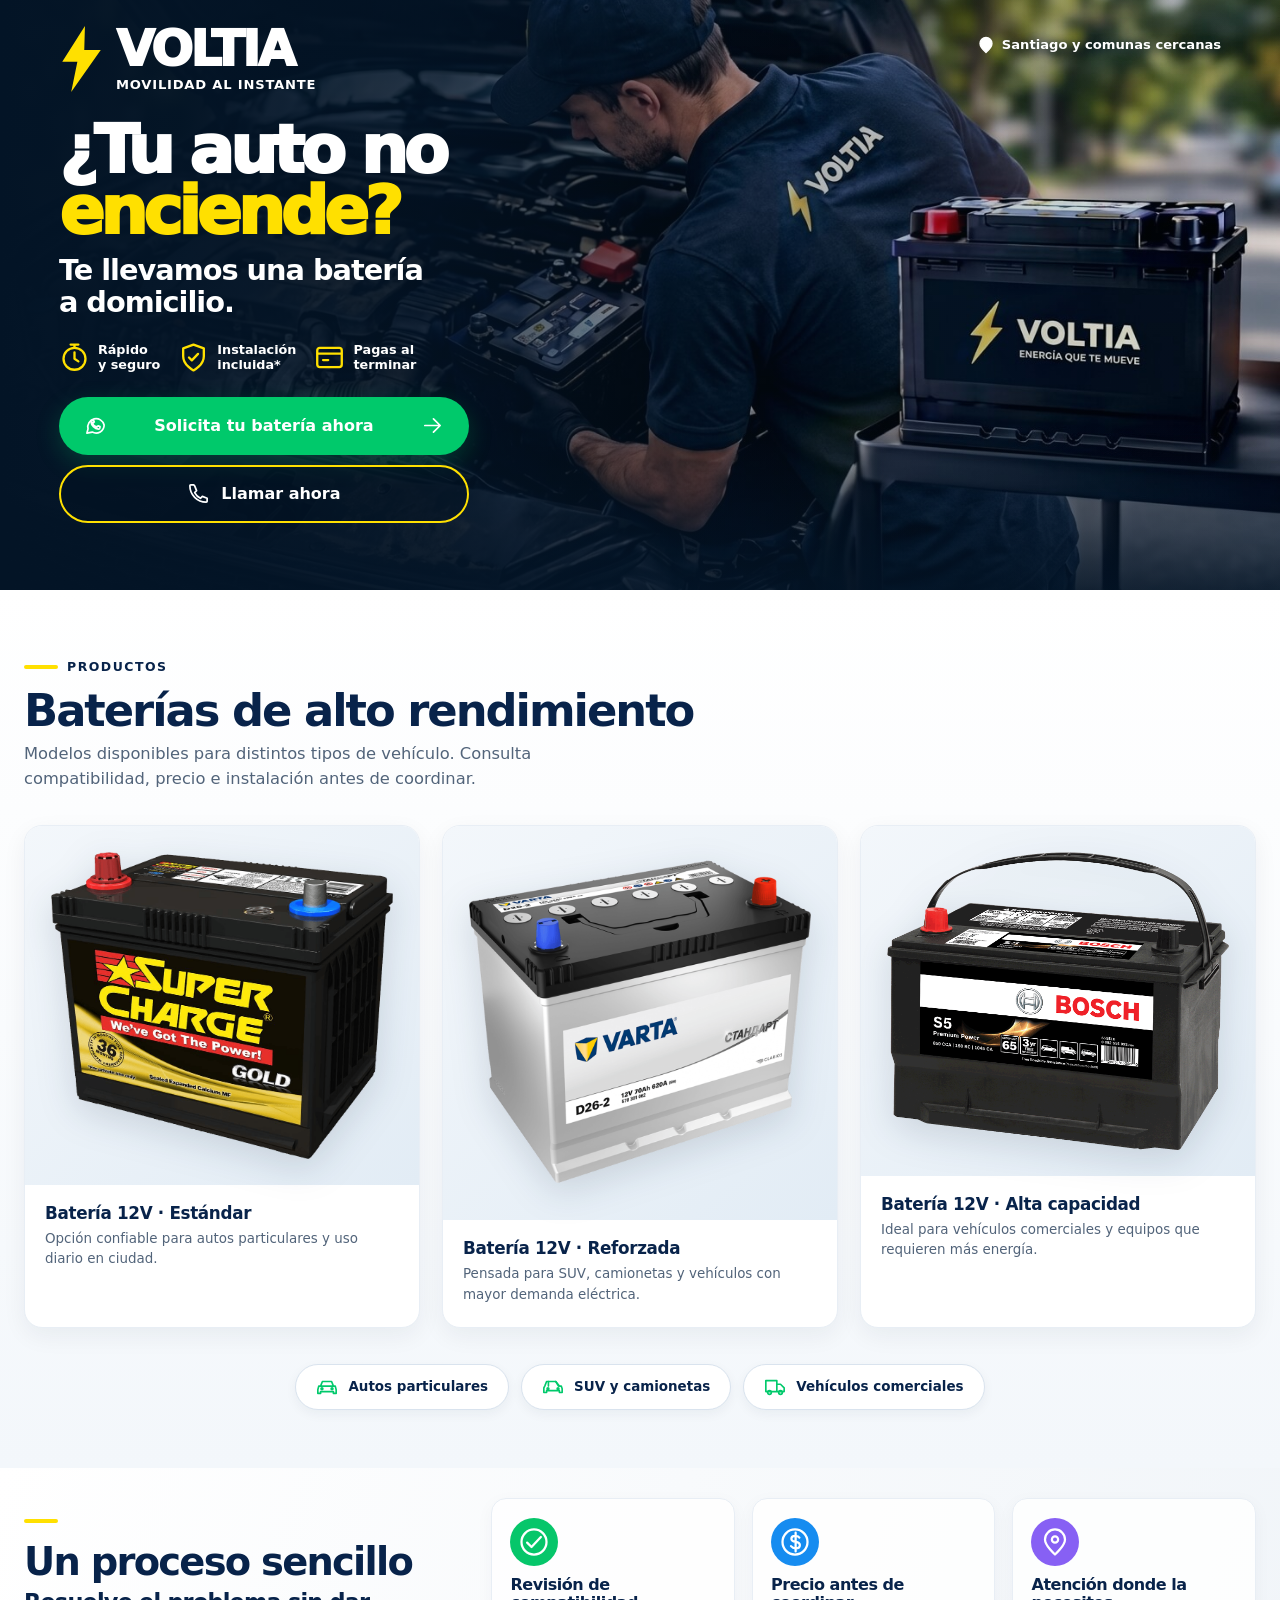
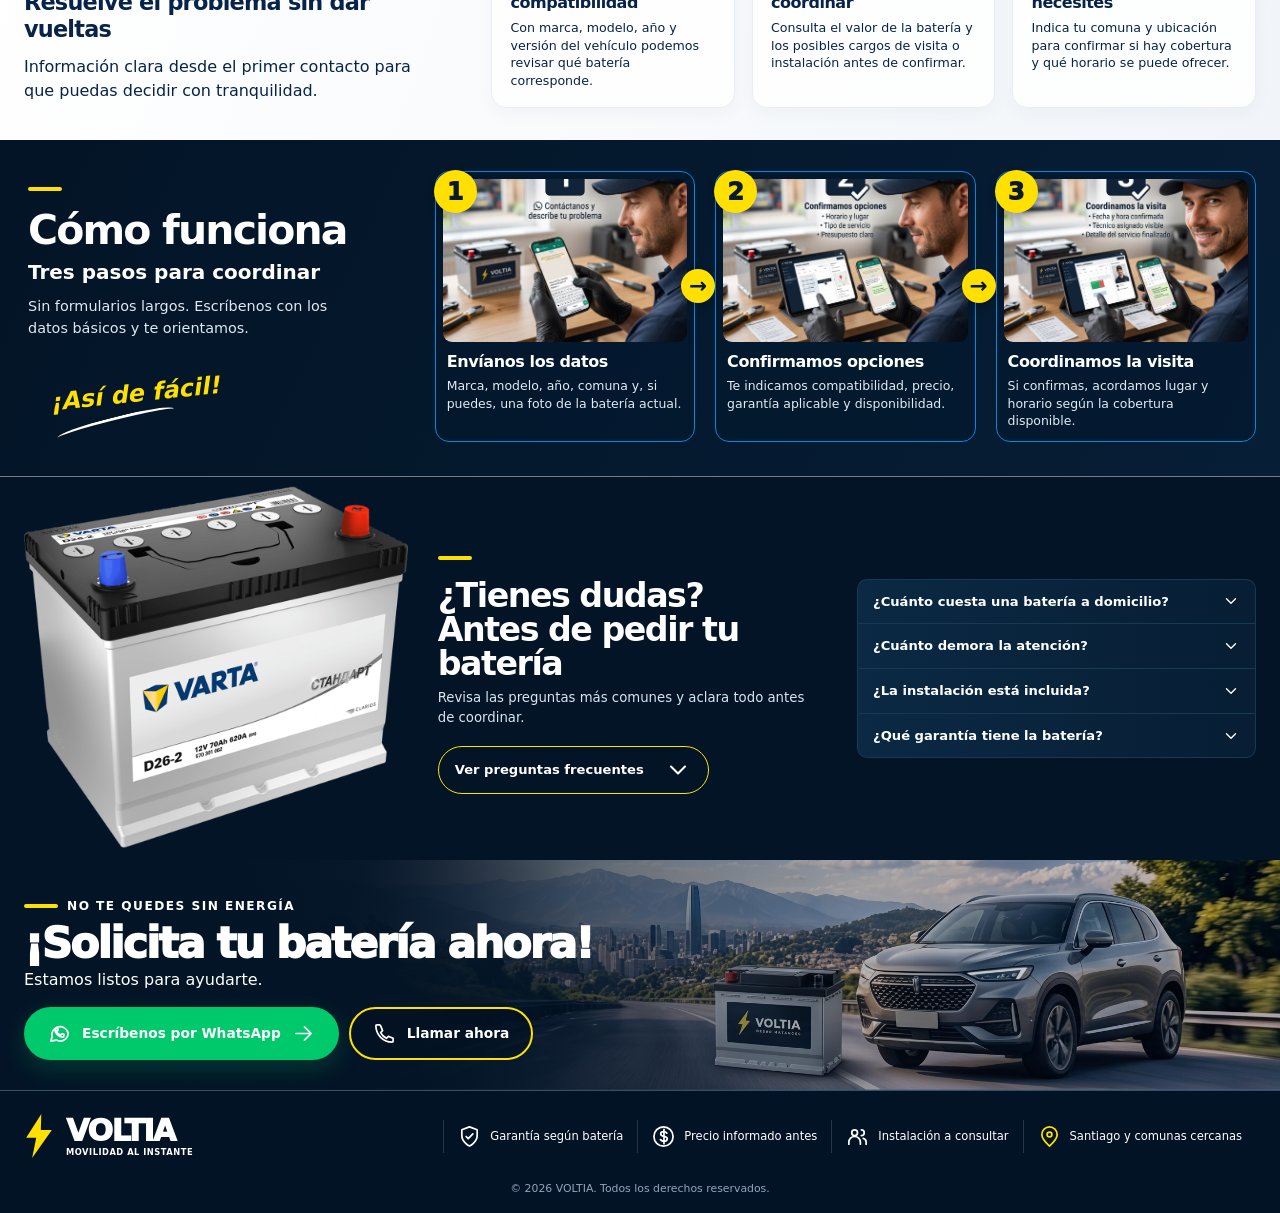
<file: index.html>
<!DOCTYPE html>
<html lang="es-CL">
<head>
  <meta charset="UTF-8">
  <meta name="viewport" content="width=device-width, initial-scale=1">
  <meta name="theme-color" content="#06182c">
  <meta name="description" content="Baterías de auto a domicilio en Santiago y comunas cercanas. Consulta compatibilidad, precio e instalación antes de coordinar.">
  <title>VOLTIA | Baterías de auto a domicilio en Santiago</title>
  <style>
    :root {
      --navy: #031426;
      --navy-2: #061b31;
      --navy-3: #0b2944;
      --yellow: #ffe000;
      --green: #00c96b;
      --blue: #159fe8;
      --white: #fff;
      --ink: #08234a;
      --muted: #52647a;
      --pale: #f3f7fb;
      --line: rgba(255,255,255,.15);
      --radius: 16px;
      --shadow: 0 12px 35px rgba(8, 31, 59, .10);
      --max: 1240px;
    }
    * { box-sizing: border-box; }
    html { scroll-behavior: smooth; }
    body {
      margin: 0;
      font-family: Inter, ui-sans-serif, system-ui, -apple-system, BlinkMacSystemFont, "Segoe UI", sans-serif;
      color: var(--ink);
      background: #fff;
      line-height: 1.5;
      -webkit-font-smoothing: antialiased;
    }
    a { color: inherit; }
    button, a { -webkit-tap-highlight-color: transparent; }
    button { font: inherit; }
    img { display: block; max-width: 100%; }
    .container { width: min(var(--max), calc(100% - 48px)); margin-inline: auto; }
    .eyebrow { display: inline-flex; align-items: center; gap: 9px; font-size: .78rem; font-weight: 800; letter-spacing: .12em; text-transform: uppercase; }
    .eyebrow::before { content: ""; width: 34px; height: 4px; background: var(--yellow); border-radius: 4px; }
    .section-title { margin: 12px 0 8px; font-size: clamp(2rem, 3.5vw, 3rem); line-height: 1.02; letter-spacing: -.045em; font-weight: 900; }
    .section-lead { max-width: 620px; margin: 0; font-size: 1.02rem; }
    .btn {
      display: inline-flex; align-items: center; justify-content: center; gap: 11px;
      min-height: 52px; padding: 13px 22px; border: 2px solid transparent; border-radius: 999px;
      text-decoration: none; font-weight: 800; line-height: 1.1; transition: transform .2s ease, box-shadow .2s ease, background .2s ease;
      cursor: pointer;
    }
    .btn:hover { transform: translateY(-2px); }
    .btn:focus-visible, .faq-question:focus-visible, a:focus-visible { outline: 3px solid var(--yellow); outline-offset: 4px; }
    .btn-green { color: #fff; background: var(--green); box-shadow: 0 8px 24px rgba(0,201,107,.22); }
    .btn-green:hover { background: #00b95f; box-shadow: 0 12px 28px rgba(0,201,107,.3); }
    .btn-outline { color: #fff; border-color: var(--yellow); background: rgba(2,17,32,.46); }
    .btn-outline:hover { background: rgba(255,224,0,.12); }
    .btn svg { width: 23px; height: 23px; flex: 0 0 auto; }
    .icon { width: 28px; height: 28px; fill: none; stroke: currentColor; stroke-width: 1.8; stroke-linecap: round; stroke-linejoin: round; }

    /* HERO */
    .hero {
      position: relative; isolation: isolate; overflow: hidden; color: #fff;
      min-height: 590px; background: var(--navy);
      display: flex; align-items: stretch;
    }
    .hero-photo {
      position: absolute; z-index: -2; inset: 0;
      width: 100%; height: 100%; object-fit: cover; object-position: 60% center;
    }
    .hero::before {
      content: ""; position: absolute; z-index: -1; inset: 0;
      background:
        linear-gradient(90deg, #031426 0%, rgba(3,20,38,.96) 16%, rgba(3,20,38,.8) 34%, rgba(3,20,38,.35) 58%, rgba(3,20,38,.08) 100%),
        linear-gradient(0deg, rgba(3,20,38,.85) 0%, transparent 28%, transparent 75%, rgba(3,20,38,.12) 100%);
    }
    .hero-inner { position: relative; width: 100%; display: flex; flex-direction: column; min-height: 590px; padding: 26px clamp(28px, 4.6vw, 64px) 30px; }
    .topbar { display: flex; justify-content: space-between; align-items: flex-start; gap: 20px; }
    .brand { display: inline-flex; align-items: center; gap: 12px; color: #fff; text-decoration: none; }
    .brand-bolt { width: 45px; height: 66px; color: var(--yellow); flex: 0 0 auto; }
    .brand-name { display: block; font-size: clamp(2rem, 4vw, 3.1rem); line-height: .9; letter-spacing: -.055em; font-weight: 950; }
    .brand-tag { display: block; margin-top: 7px; font-size: .82rem; line-height: 1; font-weight: 750; letter-spacing: .06em; }
    .location { display: flex; align-items: center; gap: 7px; padding-top: 9px; font-size: .82rem; font-weight: 650; text-shadow: 0 2px 10px #06182c; }
    .location svg { width: 18px; height: 18px; fill: #fff; }
    .hero-copy { width: min(465px, 46%); margin-top: 28px; }
    .hero h1 { margin: 0 0 13px; font-size: clamp(2.8rem, 5.2vw, 4.6rem); line-height: .91; letter-spacing: -.065em; font-weight: 950; }
    .hero h1 span { color: var(--yellow); display: block; }
    .hero-subtitle { margin: 0; max-width: 390px; font-size: clamp(1.3rem, 2.3vw, 1.8rem); line-height: 1.12; font-weight: 850; letter-spacing: -.035em; }
    .hero-benefits { display: flex; flex-wrap: wrap; gap: 18px; margin: 23px 0 24px; }
    .hero-benefit { display: flex; align-items: center; gap: 8px; max-width: 125px; font-size: .8rem; line-height: 1.22; font-weight: 650; }
    .hero-benefit .icon { width: 31px; height: 31px; color: var(--yellow); flex-shrink: 0; }
    .hero-actions { display: flex; flex-direction: column; gap: 10px; width: min(100%, 410px); }
    .hero-actions .btn { min-height: 58px; font-size: 1rem; }
    .hero-actions .btn-green { justify-content: space-between; padding-inline: 23px; }
    .hero-actions .btn-outline { justify-content: center; }

    /* BATTERIES (nueva sección de productos) */
    .batteries { padding: 62px 0 58px; background: linear-gradient(180deg, #ffffff 0%, #f3f7fb 100%); }
    .batteries-head { max-width: 680px; margin-bottom: 34px; }
    .batteries-head .section-title { color: var(--ink); }
    .batteries-head p { color: var(--muted); }
    .batteries-grid { display: grid; grid-template-columns: repeat(3, 1fr); gap: 22px; margin-bottom: 36px; }
    .battery-card {
      background: #fff; border: 1px solid #e8eef5; border-radius: 18px; overflow: hidden;
      box-shadow: 0 8px 24px rgba(8,31,59,.06);
      transition: transform .25s ease, box-shadow .25s ease;
      display: flex; flex-direction: column;
    }
    .battery-card:hover { transform: translateY(-4px); box-shadow: 0 18px 40px rgba(8,31,59,.12); }
    .battery-image {
      aspect-ratio: 4 / 3; background: linear-gradient(140deg, #f3f7fb, #e2ecf5);
      display: grid; place-items: center; padding: 26px;
    }
    .battery-image img { max-width: 100%; max-height: 100%; object-fit: contain; filter: drop-shadow(0 10px 18px rgba(8,31,59,.14)); }
    .battery-card-body { padding: 18px 20px 22px; }
    .battery-card h3 { margin: 0 0 6px; font-size: 1.05rem; line-height: 1.22; letter-spacing: -.02em; color: var(--ink); }
    .battery-card p { margin: 0; color: var(--muted); font-size: .84rem; line-height: 1.5; }
    .vehicle-types-row { display: flex; flex-wrap: wrap; gap: 12px; justify-content: center; }
    .vehicle-chip {
      display: inline-flex; align-items: center; gap: 10px;
      padding: 11px 20px; background: #fff; border: 1px solid #d9e3ee; border-radius: 999px;
      font-weight: 700; font-size: .84rem; color: var(--ink);
      box-shadow: 0 4px 12px rgba(8,31,59,.05);
    }
    .vehicle-chip svg { width: 22px; height: 22px; color: var(--green); }

    /* BENEFITS */
    .benefits { padding: 30px 0 32px; background: linear-gradient(110deg, #fff, #f1f5f9); }
    .benefits-grid { display: grid; grid-template-columns: 1.85fr repeat(3, 1fr); gap: 17px; align-items: stretch; }
    .benefits-intro { padding: 8px 12px 0 0; }
    .benefits-intro .section-title { font-size: clamp(1.8rem, 3vw, 2.5rem); }
    .benefits-intro h3 { margin: 0 0 12px; font-size: clamp(1.1rem, 1.8vw, 1.4rem); line-height: 1.2; letter-spacing: -.035em; }
    .benefits-intro p { margin: 0; max-width: 390px; }
    .benefit-card { padding: 19px 18px 17px; background: rgba(255,255,255,.85); border: 1px solid #e8eef5; border-radius: 15px; box-shadow: 0 5px 18px rgba(14,44,77,.04); }
    .benefit-icon { display: grid; place-items: center; width: 48px; height: 48px; border-radius: 50%; color: #fff; margin-bottom: 10px; }
    .benefit-icon.green { background: #06c66a; }
    .benefit-icon.blue { background: #168cf0; }
    .benefit-icon.purple { background: #8760f4; }
    .benefit-icon svg { width: 30px; height: 30px; }
    .benefit-card h3 { margin: 0 0 7px; font-size: 1rem; line-height: 1.12; letter-spacing: -.03em; }
    .benefit-card p { margin: 0; font-size: .79rem; line-height: 1.42; }

    /* PROCESS */
    .process { padding: 31px 0 34px; background: linear-gradient(115deg, #031426, #061e36); color: #fff; }
    .process-grid { display: grid; grid-template-columns: 1.5fr repeat(3, 1fr); gap: 20px; align-items: stretch; }
    .process-intro { padding: 3px 8px 0 4px; }
    .process-intro .section-title { font-size: clamp(2rem, 3.2vw, 2.7rem); }
    .process-intro h3 { margin: 0 0 12px; font-size: 1.25rem; line-height: 1.2; }
    .process-intro p { max-width: 330px; margin: 0; color: #e0e8f1; font-size: .9rem; }
    .handwritten { margin: 27px 0 0 22px; color: var(--yellow); font-size: 1.5rem; font-style: italic; font-weight: 850; transform: rotate(-6deg); }
    .handwritten::after { content: ""; display: block; width: 120px; height: 10px; margin: 3px 0 0 3px; border-top: 3px solid #fff; border-radius: 50%; transform: rotate(-8deg); }
    .step-card { position: relative; min-width: 0; padding: 7px; border: 1px solid #008bdf; border-radius: 14px; background: rgba(3,25,46,.75); }
    .step-image-wrap { position: relative; overflow: hidden; border-radius: 9px; aspect-ratio: 1.5 / 1; background: #102d49; }
    .step-image { width: 100%; height: 100%; object-fit: cover; transition: transform .4s ease; }
    .step-card:hover .step-image { transform: scale(1.04); }
    .step-number { position: absolute; z-index: 2; top: -2px; left: -2px; display: grid; place-items: center; width: 43px; height: 43px; border-radius: 50%; color: #07192b; background: var(--yellow); font-size: 1.5rem; font-weight: 950; box-shadow: 0 4px 10px rgba(0,0,0,.22); }
    .step-card h3 { margin: 11px 4px 6px; font-size: 1rem; line-height: 1.12; letter-spacing: -.025em; }
    .step-card p { margin: 0 4px 4px; color: #e2eaf3; font-size: .78rem; line-height: 1.4; }
    .step-arrow { position: absolute; z-index: 3; top: 36%; right: -21px; display: grid; place-items: center; width: 34px; height: 34px; border-radius: 50%; color: #06182c; background: var(--yellow); font-size: 1.35rem; font-weight: 900; box-shadow: 0 3px 10px rgba(0,0,0,.2); }

    /* FAQ */
    .faq-section { color: #fff; background: #031426; border-top: 1px solid rgba(255,255,255,.45); }
    .faq-grid { display: grid; grid-template-columns: .95fr 1.1fr 1fr; min-height: 250px; }
    .faq-photo { min-height: 250px; overflow: hidden; }
    .faq-photo img { width: 100%; height: 100%; min-height: 250px; object-fit: cover; }
    .faq-copy { padding: 27px 30px; align-self: center; }
    .faq-copy .section-title { font-size: clamp(1.6rem, 2.6vw, 2.15rem); }
    .faq-copy p { margin: 0 0 18px; color: #dbe5f0; font-size: .83rem; }
    .faq-link { display: inline-flex; align-items: center; gap: 20px; padding: 9px 16px; color: #fff; background: transparent; border: 1px solid var(--yellow); border-radius: 999px; text-decoration: none; font-weight: 750; font-size: .82rem; }
    .faq-list { align-self: center; padding: 20px 0 20px 5px; }
    .faq-item { border: 1px solid #183954; border-bottom: 0; background: linear-gradient(90deg, #0b2944, #071e34); }
    .faq-item:first-child { border-radius: 10px 10px 0 0; }
    .faq-item:last-child { border-bottom: 1px solid #183954; border-radius: 0 0 10px 10px; }
    .faq-question { display: flex; justify-content: space-between; align-items: center; gap: 14px; width: 100%; padding: 12px 15px; border: 0; color: #fff; background: transparent; text-align: left; font-size: .82rem; font-weight: 750; cursor: pointer; }
    .faq-question svg { width: 18px; height: 18px; flex-shrink: 0; transition: transform .2s ease; }
    .faq-question[aria-expanded="true"] svg { transform: rotate(180deg); }
    .faq-answer { padding: 0 15px 13px; color: #d9e6f2; font-size: .8rem; line-height: 1.5; }
    .faq-answer[hidden] { display: none; }

    /* FINAL CTA */
    .final-cta { position: relative; isolation: isolate; overflow: hidden; min-height: 230px; display: flex; align-items: center; color: #fff; background: var(--navy); }
    .final-cta > img { position: absolute; z-index: -2; inset: 0; width: 100%; height: 100%; object-fit: cover; object-position: center 56%; }
    .final-cta::before { content: ""; position: absolute; z-index: -1; inset: 0; background: linear-gradient(90deg, rgba(3,20,38,.98) 0%, rgba(3,20,38,.9) 28%, rgba(3,20,38,.28) 68%, rgba(3,20,38,.12)); }
    .final-copy { padding: 26px 0; max-width: 600px; }
    .final-copy .eyebrow { font-size: .76rem; }
    .final-copy h2 { margin: 7px 0 3px; font-size: clamp(1.8rem, 3.4vw, 2.65rem); line-height: 1.02; letter-spacing: -.045em; font-weight: 950; }
    .final-copy p { margin: 0 0 15px; }
    .final-actions { display: flex; flex-wrap: wrap; gap: 10px; }
    .final-actions .btn { min-height: 48px; font-size: .86rem; }

    /* FOOTER */
    footer { color: #fff; background: #021326; border-top: 1px solid #31506a; }
    .footer-inner { display: flex; align-items: center; justify-content: space-between; gap: 22px; min-height: 90px; padding-block: 18px; }
    .brand-footer .brand-bolt { width: 30px; height: 44px; }
    .brand-footer .brand-name { font-size: 1.9rem; }
    .brand-footer .brand-tag { font-size: .52rem; margin-top: 4px; }
    .footer-points { display: flex; flex-wrap: wrap; align-items: center; justify-content: flex-end; gap: 0; }
    .footer-point { display: flex; align-items: center; gap: 9px; padding: 5px 14px; font-size: .72rem; border-left: 1px solid rgba(255,255,255,.15); }
    .footer-point svg { width: 23px; height: 23px; color: #fff; flex-shrink: 0; }
    .footer-point:last-child svg { color: var(--yellow); }
    .copyright { padding: 0 0 15px; color: #92a7bb; text-align: center; font-size: .68rem; }

    @media (min-width: 1450px) { .hero-inner { padding-top: 32px; } }
    @media (max-width: 980px) {
      .hero, .hero-inner { min-height: 560px; }
      .hero-copy { width: min(430px, 55%); }
      .batteries { padding: 50px 0 48px; }
      .batteries-grid { grid-template-columns: 1fr 1fr; }
      .benefits-grid { grid-template-columns: repeat(3, 1fr); }
      .benefits-intro { grid-column: 1 / -1; padding-bottom: 4px; }
      .benefits-intro p { max-width: 650px; }
      .process-grid { grid-template-columns: repeat(3, 1fr); }
      .process-intro { grid-column: 1 / -1; }
      .process-intro p { max-width: 600px; }
      .handwritten { display: none; }
      .faq-grid { grid-template-columns: .8fr 1.1fr; }
      .faq-photo { min-height: 210px; }
      .faq-photo img { min-height: 210px; }
      .faq-copy { grid-column: 1 / -1; padding: 24px 0 0; }
      .faq-list { padding: 15px 0 25px; }
      .footer-inner { align-items: flex-start; }
      .footer-points { gap: 7px 0; }
    }
    @media (max-width: 640px) {
      .container { width: min(100% - 32px, var(--max)); }
      .hero { min-height: 760px; }
      .hero-inner { min-height: 760px; padding: 19px 20px 24px; }
      .hero-photo { inset: 210px 0 auto 0; width: 100%; height: 360px; object-position: 57% center; }
      .hero::before { background: linear-gradient(180deg, #031426 0%, #031426 22%, rgba(3,20,38,.72) 45%, rgba(3,20,38,.28) 63%, #031426 91%, #031426 100%); }
      .topbar { align-items: center; }
      .brand { gap: 8px; }
      .brand-bolt { width: 31px; height: 47px; }
      .brand-name { font-size: 2rem; }
      .brand-tag { font-size: .55rem; letter-spacing: .04em; margin-top: 5px; }
      .location { max-width: 118px; padding: 0; font-size: .67rem; line-height: 1.25; text-align: right; }
      .location svg { width: 15px; height: 15px; flex-shrink: 0; }
      .hero-copy { width: 100%; margin-top: 30px; }
      .hero h1 { max-width: 440px; font-size: clamp(3.2rem, 13vw, 4.5rem); }
      .hero-subtitle { max-width: 320px; font-size: 1.45rem; }
      .hero-benefits { gap: 12px; margin: 17px 0 18px; }
      .hero-benefit { max-width: 105px; font-size: .69rem; gap: 6px; }
      .hero-benefit .icon { width: 26px; height: 26px; }
      .hero-actions { width: 100%; max-width: 430px; }
      .hero-actions .btn { min-height: 52px; font-size: .9rem; }
      .batteries { padding: 42px 0 44px; }
      .batteries-grid { grid-template-columns: 1fr; gap: 16px; margin-bottom: 26px; }
      .battery-image { padding: 22px; }
      .vehicle-types-row { gap: 10px; }
      .vehicle-chip { padding: 10px 16px; font-size: .8rem; flex: 1 1 auto; justify-content: center; }
      .benefits { padding: 29px 0; }
      .benefits-grid { grid-template-columns: 1fr; gap: 12px; }
      .benefits-intro { grid-column: auto; padding: 0 0 5px; }
      .benefits-intro .section-title { font-size: 2.2rem; }
      .benefit-card { display: grid; grid-template-columns: 48px 1fr; column-gap: 13px; padding: 15px; }
      .benefit-icon { grid-row: span 2; margin: 0; }
      .benefit-card h3 { align-self: end; }
      .benefit-card p { grid-column: 2; }
      .process { padding: 30px 0; }
      .process-grid { grid-template-columns: 1fr; gap: 15px; }
      .process-intro { grid-column: auto; padding: 0 0 3px; }
      .process-intro .section-title { font-size: 2.35rem; }
      .step-card { display: grid; grid-template-columns: 43% 1fr; gap: 0 12px; padding: 8px; }
      .step-image-wrap { grid-row: span 2; aspect-ratio: 1 / 1; }
      .step-number { width: 36px; height: 36px; font-size: 1.2rem; }
      .step-card h3 { margin: 8px 3px 4px; align-self: end; }
      .step-card p { margin: 0 3px 7px; font-size: .78rem; }
      .step-arrow { top: auto; bottom: -17px; right: calc(50% - 17px); transform: rotate(90deg); }
      .faq-grid { grid-template-columns: 1fr; }
      .faq-photo { min-height: 180px; max-height: 220px; }
      .faq-photo img { min-height: 180px; max-height: 220px; }
      .faq-copy { grid-column: auto; padding: 24px 0 8px; }
      .faq-copy .section-title { font-size: 1.95rem; }
      .faq-list { padding: 10px 0 25px; }
      .faq-question { font-size: .85rem; }
      .final-cta { min-height: 300px; align-items: flex-end; }
      .final-cta > img { object-position: 60% center; }
      .final-cta::before { background: linear-gradient(0deg, rgba(3,20,38,.98) 0%, rgba(3,20,38,.84) 43%, rgba(3,20,38,.1) 100%); }
      .final-copy { padding: 25px 0; }
      .final-copy h2 { font-size: 2.05rem; }
      .final-actions { display: grid; grid-template-columns: 1fr; max-width: 330px; }
      .footer-inner { display: block; padding-block: 20px 12px; }
      .brand-footer { margin-bottom: 17px; }
      .footer-points { display: grid; grid-template-columns: 1fr 1fr; justify-content: stretch; }
      .footer-point { border-left: 0; padding: 8px 4px; font-size: .68rem; }
      .copyright { text-align: left; padding-top: 8px; }
    }
    @media (prefers-reduced-motion: reduce) {
      *, *::before, *::after { scroll-behavior: auto !important; transition-duration: .01ms !important; animation-duration: .01ms !important; }
    }
  </style>
</head>
<body>
  <svg aria-hidden="true" width="0" height="0" style="position:absolute;overflow:hidden">
    <symbol id="i-bolt" viewBox="0 0 64 96"><path fill="currentColor" d="M37 0 4 52h22L17 96 60 35H36L37 0Z"/></symbol>
    <symbol id="i-pin" viewBox="0 0 24 24"><path d="M20 10c0 5-8 12-8 12S4 15 4 10a8 8 0 1 1 16 0Z"/><circle cx="12" cy="10" r="2.5"/></symbol>
    <symbol id="i-clock" viewBox="0 0 24 24"><circle cx="12" cy="13" r="8.5"/><path d="M12 8v5l3 2M9 2h6M12 2v2"/></symbol>
    <symbol id="i-shield" viewBox="0 0 24 24"><path d="M12 22s8-4 8-11V5l-8-3-8 3v6c0 7 8 11 8 11Z"/><path d="m8.5 12 2.2 2.2 4.8-5"/></symbol>
    <symbol id="i-card" viewBox="0 0 24 24"><rect x="2.5" y="4.5" width="19" height="15" rx="2"/><path d="M3 9h18M7 14h4"/></symbol>
    <symbol id="i-check" viewBox="0 0 24 24"><circle cx="12" cy="12" r="10"/><path d="m6.5 12.5 3.5 3.5 7.5-8"/></symbol>
    <symbol id="i-money" viewBox="0 0 24 24"><circle cx="12" cy="12" r="10"/><path d="M15.5 8.5c-.7-1-1.8-1.5-3.4-1.5-1.8 0-3 .9-3 2.3 0 3.8 6.8 1.4 6.8 5 0 1.5-1.3 2.7-3.4 2.7-1.5 0-2.8-.6-3.7-1.7M12.5 4.5v15"/></symbol>
    <symbol id="i-car" viewBox="0 0 24 24"><path d="m5 11 2-5h10l2 5M3 11h18l1 4v4h-3v-2H5v2H2v-4l1-4Z"/><circle cx="6.5" cy="14" r="1"/><circle cx="17.5" cy="14" r="1"/></symbol>
    <symbol id="i-suv" viewBox="0 0 24 24"><path d="m3 11 2-5h10l4 5h2l1 3v4h-3v-2H5v2H2v-5l1-2Z"/><path d="M7 6v5M15 6l3 5"/><circle cx="6.5" cy="14" r="1"/><circle cx="17.5" cy="14" r="1"/></symbol>
    <symbol id="i-truck" viewBox="0 0 24 24"><path d="M2 5h12v12H2zM14 9h4l4 4v4h-8z"/><circle cx="6" cy="18" r="2"/><circle cx="18" cy="18" r="2"/></symbol>
    <symbol id="i-chat" viewBox="0 0 24 24"><path d="M21 11.5a8.4 8.4 0 0 1-12.4 7.4L3 20l1.2-4.5A8.4 8.4 0 1 1 21 11.5Z"/><path d="M8.5 8.5c.5 2.5 2.5 4.5 5 5l1.2-1.2 2 .8-.2 1.7c-.1.6-.6 1-1.2 1A9.2 9.2 0 0 1 7.2 7.7c0-.6.4-1.1 1-1.2l1.7-.2.8 2-1.2 1.2Z"/></symbol>
    <symbol id="i-chevron" viewBox="0 0 24 24"><path d="m6 9 6 6 6-6"/></symbol>
    <symbol id="i-arrow" viewBox="0 0 24 24"><path d="M4 12h15M13 5l7 7-7 7"/></symbol>
    <symbol id="i-phone" viewBox="0 0 24 24"><path d="M7 3H4a1 1 0 0 0-1 1c0 9.4 7.6 17 17 17a1 1 0 0 0 1-1v-3l-5-2-2 2a14 14 0 0 1-6-6l2-2-2-5Z"/></symbol>
    <symbol id="i-users" viewBox="0 0 24 24"><circle cx="9" cy="8" r="3"/><path d="M3 20v-2a6 6 0 0 1 12 0v2M16 5a3 3 0 0 1 0 6M18 14a4 4 0 0 1 3 4v2"/></symbol>
  </svg>

  <main>
    <section class="hero" id="inicio" aria-labelledby="hero-title">
      <img class="hero-photo" src="assets/hero%20liviano.jpg" alt="Batería de auto a domicilio en Santiago" fetchpriority="high">
      <div class="container hero-inner">
        <header class="topbar">
          <a class="brand" href="#inicio" aria-label="VOLTIA, inicio">
            <svg class="brand-bolt" aria-hidden="true"><use href="#i-bolt"/></svg>
            <span><span class="brand-name">VOLTIA</span><span class="brand-tag">MOVILIDAD AL INSTANTE</span></span>
          </a>
          <div class="location"><svg class="icon" aria-hidden="true"><use href="#i-pin"/></svg><span>Santiago y comunas cercanas</span></div>
        </header>

        <div class="hero-copy">
          <h1 id="hero-title">¿Tu auto no <span>enciende?</span></h1>
          <p class="hero-subtitle">Te llevamos una batería a domicilio.</p>
          <div class="hero-benefits" aria-label="Ventajas del servicio">
            <div class="hero-benefit"><svg class="icon" aria-hidden="true"><use href="#i-clock"/></svg><span>Rápido<br>y seguro</span></div>
            <div class="hero-benefit"><svg class="icon" aria-hidden="true"><use href="#i-shield"/></svg><span>Instalación<br>incluida*</span></div>
            <div class="hero-benefit"><svg class="icon" aria-hidden="true"><use href="#i-card"/></svg><span>Pagas al<br>terminar</span></div>
          </div>
          <div class="hero-actions">
            <a class="btn btn-green js-whatsapp" href="#" target="_blank" rel="noopener" aria-label="Solicitar batería por WhatsApp">
              <svg class="icon" aria-hidden="true"><use href="#i-chat"/></svg><span>Solicita tu batería ahora</span><svg class="icon" aria-hidden="true"><use href="#i-arrow"/></svg>
            </a>
            <a class="btn btn-outline js-phone" href="tel:+56900000000"><svg class="icon" aria-hidden="true"><use href="#i-phone"/></svg> Llamar ahora</a>
          </div>
        </div>
      </div>
    </section>

    <!-- NUEVA SECCIÓN: BATERÍAS -->
    <section class="batteries" id="baterias" aria-labelledby="batteries-title">
      <div class="container">
        <div class="batteries-head">
          <span class="eyebrow">Productos</span>
          <h2 class="section-title" id="batteries-title">Baterías de alto rendimiento</h2>
          <p class="section-lead">Modelos disponibles para distintos tipos de vehículo. Consulta compatibilidad, precio e instalación antes de coordinar.</p>
        </div>

        <div class="batteries-grid">
          <article class="battery-card">
            <div class="battery-image">
              <img src="assets/automotive_battery_PNG12085liv.png" alt="Batería automotriz estándar" loading="lazy">
            </div>
            <div class="battery-card-body">
              <h3>Batería 12V · Estándar</h3>
              <p>Opción confiable para autos particulares y uso diario en ciudad.</p>
            </div>
          </article>

          <article class="battery-card">
            <div class="battery-image">
              <img src="assets/automotive_battery_PNG99500liv.png" alt="Batería automotriz reforzada" loading="lazy">
            </div>
            <div class="battery-card-body">
              <h3>Batería 12V · Reforzada</h3>
              <p>Pensada para SUV, camionetas y vehículos con mayor demanda eléctrica.</p>
            </div>
          </article>

          <article class="battery-card">
            <div class="battery-image">
              <img src="assets/automotive_battery_PNG99501liv.png" alt="Batería automotriz de alta capacidad" loading="lazy">
            </div>
            <div class="battery-card-body">
              <h3>Batería 12V · Alta capacidad</h3>
              <p>Ideal para vehículos comerciales y equipos que requieren más energía.</p>
            </div>
          </article>
        </div>

        <div class="vehicle-types-row" aria-label="Tipos de vehículos atendidos">
          <span class="vehicle-chip"><svg class="icon" aria-hidden="true"><use href="#i-car"/></svg>Autos particulares</span>
          <span class="vehicle-chip"><svg class="icon" aria-hidden="true"><use href="#i-suv"/></svg>SUV y camionetas</span>
          <span class="vehicle-chip"><svg class="icon" aria-hidden="true"><use href="#i-truck"/></svg>Vehículos comerciales</span>
        </div>
      </div>
    </section>

    <section class="benefits" id="ventajas" aria-labelledby="benefits-title">
      <div class="container benefits-grid">
        <div class="benefits-intro">
          <span class="eyebrow"> </span>
          <h2 class="section-title" id="benefits-title">Un proceso sencillo</h2>
          <h3>Resuelve el problema sin dar vueltas</h3>
          <p>Información clara desde el primer contacto para que puedas decidir con tranquilidad.</p>
        </div>
        <article class="benefit-card">
          <div class="benefit-icon green"><svg class="icon" aria-hidden="true"><use href="#i-check"/></svg></div>
          <h3>Revisión de compatibilidad</h3>
          <p>Con marca, modelo, año y versión del vehículo podemos revisar qué batería corresponde.</p>
        </article>
        <article class="benefit-card">
          <div class="benefit-icon blue"><svg class="icon" aria-hidden="true"><use href="#i-money"/></svg></div>
          <h3>Precio antes de coordinar</h3>
          <p>Consulta el valor de la batería y los posibles cargos de visita o instalación antes de confirmar.</p>
        </article>
        <article class="benefit-card">
          <div class="benefit-icon purple"><svg class="icon" aria-hidden="true"><use href="#i-pin"/></svg></div>
          <h3>Atención donde la necesites</h3>
          <p>Indica tu comuna y ubicación para confirmar si hay cobertura y qué horario se puede ofrecer.</p>
        </article>
      </div>
    </section>

    <section class="process" id="como-funciona" aria-labelledby="process-title">
      <div class="container process-grid">
        <div class="process-intro">
          <span class="eyebrow"> </span>
          <h2 class="section-title" id="process-title">Cómo funciona</h2>
          <h3>Tres pasos para coordinar</h3>
          <p>Sin formularios largos. Escríbenos con los datos básicos y te orientamos.</p>
          <div class="handwritten">¡Así de fácil!</div>
        </div>
        <article class="step-card">
          <span class="step-number">1</span>
          <div class="step-image-wrap"><img class="step-image" src="assets/fase1liv.jpg" alt="Fase 1: envío de datos del vehículo" loading="lazy"></div>
          <h3>Envíanos los datos</h3>
          <p>Marca, modelo, año, comuna y, si puedes, una foto de la batería actual.</p>
          <span class="step-arrow" aria-hidden="true">→</span>
        </article>
        <article class="step-card">
          <span class="step-number">2</span>
          <div class="step-image-wrap"><img class="step-image" src="assets/fase2liv.jpg" alt="Fase 2: confirmación de opciones y precio" loading="lazy"></div>
          <h3>Confirmamos opciones</h3>
          <p>Te indicamos compatibilidad, precio, garantía aplicable y disponibilidad.</p>
          <span class="step-arrow" aria-hidden="true">→</span>
        </article>
        <article class="step-card">
          <span class="step-number">3</span>
          <div class="step-image-wrap"><img class="step-image" src="assets/fase3liv.jpg" alt="Fase 3: visita e instalación a domicilio" loading="lazy"></div>
          <h3>Coordinamos la visita</h3>
          <p>Si confirmas, acordamos lugar y horario según la cobertura disponible.</p>
        </article>
      </div>
    </section>

    <section class="faq-section" id="preguntas" aria-labelledby="faq-title">
      <div class="container faq-grid">
        <div class="faq-photo"><img src="assets/automotive_battery_PNG99500liv.png" alt="Detalle de batería de automóvil" loading="lazy"></div>
        <div class="faq-copy">
          <span class="eyebrow"> </span>
          <h2 class="section-title" id="faq-title">¿Tienes dudas?<br>Antes de pedir tu batería</h2>
          <p>Revisa las preguntas más comunes y aclara todo antes de coordinar.</p>
          <a class="faq-link" href="#faq-list">Ver preguntas frecuentes <svg class="icon" aria-hidden="true"><use href="#i-chevron"/></svg></a>
        </div>
        <div class="faq-list" id="faq-list">
          <div class="faq-item">
            <button class="faq-question" aria-expanded="false" aria-controls="faq-a1"><span>¿Cuánto cuesta una batería a domicilio?</span><svg class="icon" aria-hidden="true"><use href="#i-chevron"/></svg></button>
            <div class="faq-answer" id="faq-a1" hidden>El valor depende del vehículo, la batería compatible y la ubicación. Te confirmamos el precio y los posibles cargos antes de coordinar la visita.</div>
          </div>
          <div class="faq-item">
            <button class="faq-question" aria-expanded="false" aria-controls="faq-a2"><span>¿Cuánto demora la atención?</span><svg class="icon" aria-hidden="true"><use href="#i-chevron"/></svg></button>
            <div class="faq-answer" id="faq-a2" hidden>El tiempo depende de la comuna, el tráfico y la disponibilidad del técnico. Te indicaremos una estimación al revisar los datos de tu solicitud.</div>
          </div>
          <div class="faq-item">
            <button class="faq-question" aria-expanded="false" aria-controls="faq-a3"><span>¿La instalación está incluida?</span><svg class="icon" aria-hidden="true"><use href="#i-chevron"/></svg></button>
            <div class="faq-answer" id="faq-a3" hidden>La instalación y cualquier cargo adicional deben confirmarse en la cotización. No coordinaremos el servicio sin informarte previamente las condiciones.</div>
          </div>
          <div class="faq-item">
            <button class="faq-question" aria-expanded="false" aria-controls="faq-a4"><span>¿Qué garantía tiene la batería?</span><svg class="icon" aria-hidden="true"><use href="#i-chevron"/></svg></button>
            <div class="faq-answer" id="faq-a4" hidden>La garantía depende de la marca y del modelo de batería. Antes de comprar, solicita que te indiquemos el plazo y las condiciones aplicables.</div>
          </div>
        </div>
      </div>
    </section>

    <section class="final-cta" id="contacto" aria-labelledby="final-title">
      <img src="assets/barner.jpg" alt="" loading="lazy">
      <div class="container">
        <div class="final-copy">
          <span class="eyebrow">No te quedes sin energía</span>
          <h2 id="final-title">¡Solicita tu batería ahora!</h2>
          <p>Estamos listos para ayudarte.</p>
          <div class="final-actions">
            <a class="btn btn-green js-whatsapp" href="#" target="_blank" rel="noopener"><svg class="icon" aria-hidden="true"><use href="#i-chat"/></svg> Escríbenos por WhatsApp <svg class="icon" aria-hidden="true"><use href="#i-arrow"/></svg></a>
            <a class="btn btn-outline js-phone" href="tel:+56900000000"><svg class="icon" aria-hidden="true"><use href="#i-phone"/></svg> Llamar ahora</a>
          </div>
        </div>
      </div>
    </section>
  </main>

  <footer>
    <div class="container footer-inner">
      <a class="brand brand-footer" href="#inicio" aria-label="VOLTIA, volver al inicio">
        <svg class="brand-bolt" aria-hidden="true"><use href="#i-bolt"/></svg>
        <span><span class="brand-name">VOLTIA</span><span class="brand-tag">MOVILIDAD AL INSTANTE</span></span>
      </a>
      <div class="footer-points">
        <div class="footer-point"><svg class="icon" aria-hidden="true"><use href="#i-shield"/></svg><span>Garantía según batería</span></div>
        <div class="footer-point"><svg class="icon" aria-hidden="true"><use href="#i-money"/></svg><span>Precio informado antes</span></div>
        <div class="footer-point"><svg class="icon" aria-hidden="true"><use href="#i-users"/></svg><span>Instalación a consultar</span></div>
        <div class="footer-point"><svg class="icon" aria-hidden="true"><use href="#i-pin"/></svg><span>Santiago y comunas cercanas</span></div>
      </div>
    </div>
    <div class="container copyright">© <span id="year"></span> VOLTIA. Todos los derechos reservados.</div>
  </footer>

  <script>
    /*
      CONFIGURACIÓN OBLIGATORIA ANTES DE PUBLICAR:
      1) Cambia whatsappNumber por el número real, con código de país y solo dígitos.
         Ejemplo de formato para Chile: 56912345678 (no uses +, espacios ni guiones).
      2) Cambia phoneNumber por el teléfono real en formato internacional.
      3) Revisa las fotos y las afirmaciones comerciales antes de publicar.
    */
    const VOLTIA_CONFIG = {
      whatsappNumber: "56900000000", // REEMPLAZAR por el WhatsApp comercial real
      phoneNumber: "+56900000000",   // REEMPLAZAR por el teléfono comercial real
      whatsappMessage: "Hola, necesito una batería para mi vehículo. ¿Me pueden ayudar a revisar compatibilidad, precio y disponibilidad?"
    };

    const whatsappUrl = "https://wa.me/" + VOLTIA_CONFIG.whatsappNumber +
      "?text=" + encodeURIComponent(VOLTIA_CONFIG.whatsappMessage);

    document.querySelectorAll(".js-whatsapp").forEach((link) => {
      link.href = whatsappUrl;
      link.addEventListener("click", (event) => {
        if (VOLTIA_CONFIG.whatsappNumber === "56900000000") {
          event.preventDefault();
          alert("Antes de usar WhatsApp, configura el número comercial real en VOLTIA_CONFIG dentro de index.html.");
        }
      });
    });

    document.querySelectorAll(".js-phone").forEach((link) => {
      link.href = "tel:" + VOLTIA_CONFIG.phoneNumber;
      link.addEventListener("click", (event) => {
        if (VOLTIA_CONFIG.phoneNumber === "+56900000000") {
          event.preventDefault();
          alert("Antes de llamar, configura el teléfono comercial real en VOLTIA_CONFIG dentro de index.html.");
        }
      });
    });

    // Acordeón accesible: cada pregunta abre o cierra su respuesta.
    document.querySelectorAll(".faq-question").forEach((button) => {
      button.addEventListener("click", () => {
        const isExpanded = button.getAttribute("aria-expanded") === "true";
        const answer = document.getElementById(button.getAttribute("aria-controls"));
        button.setAttribute("aria-expanded", String(!isExpanded));
        answer.hidden = isExpanded;
      });
    });

    document.getElementById("year").textContent = new Date().getFullYear();
  </script>
</body>
</html>
</file>
